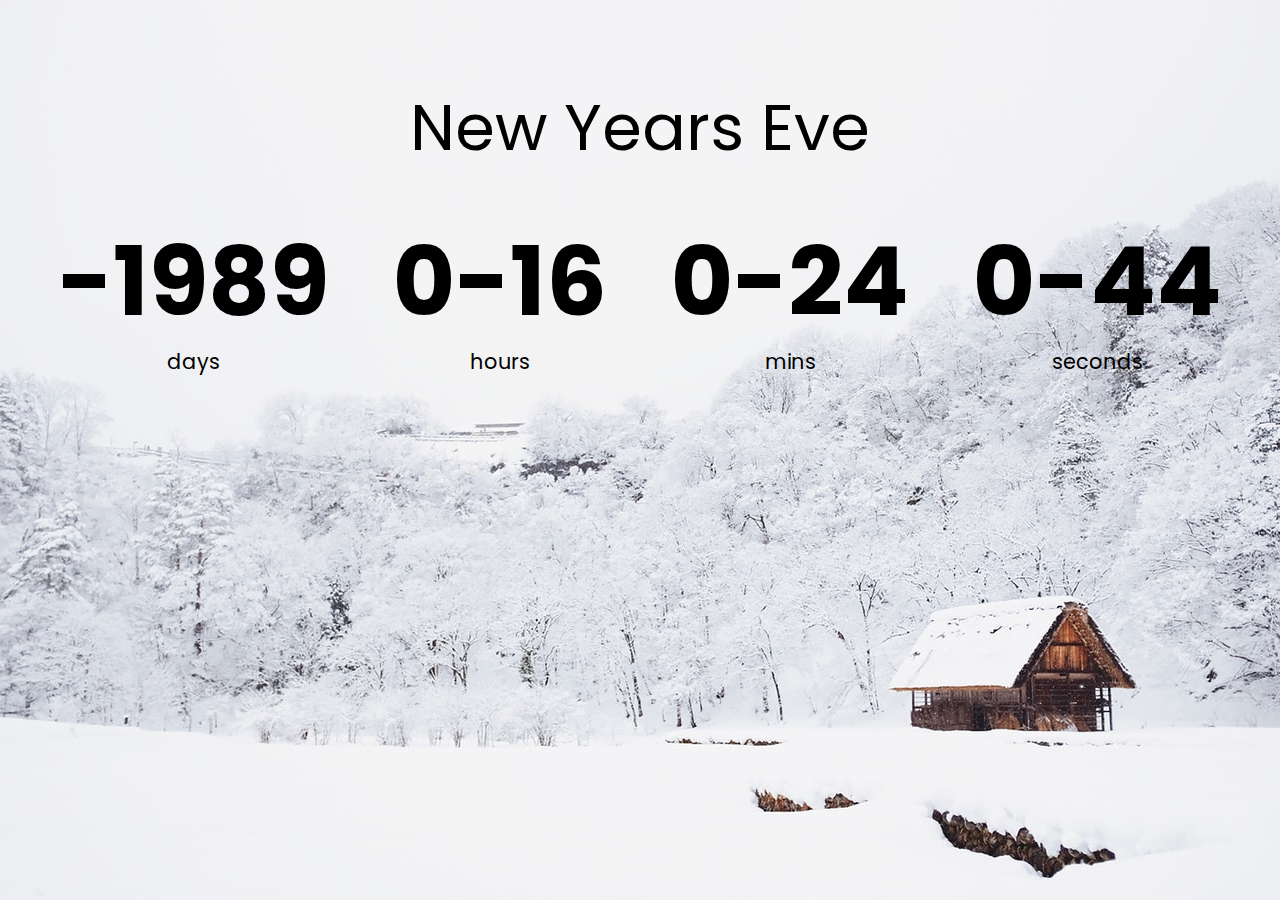
<file: countdown-timer/index.html>
<!DOCTYPE html>
<html lang="en">
    <head>
        <meta charset="UTF-8">
        <meta name="viewport" content="width=device-width, initial-scale =1.0">
        <title>Countdown Timer</title>
        <link rel="stylesheet" href="style.css">
        <script src="script.js" defer></script>
    </head> 

    <body>
        <h1>New Years Eve</h1>
        <div class="countdown-container">
            <div class="countdown-el days-c">
                <p class="big-text" id="days">0</p>
                <span>days</span>
            </div>
            <div class="countdown-el hours-c">
                <p class="big-text" id="hours">0</p>
                <span>hours</span>
            </div>
            <div class="countdown-el mins-c">
                <p class="big-text" id="mins">0</p>
                <span>mins</span>
            </div>
            <div class="countdown-el seconds-c">
                <p class="big-text" id="seconds">0</p>
                <span>seconds</span>
            </div>
        </div>
    </body>
</html>
</file>
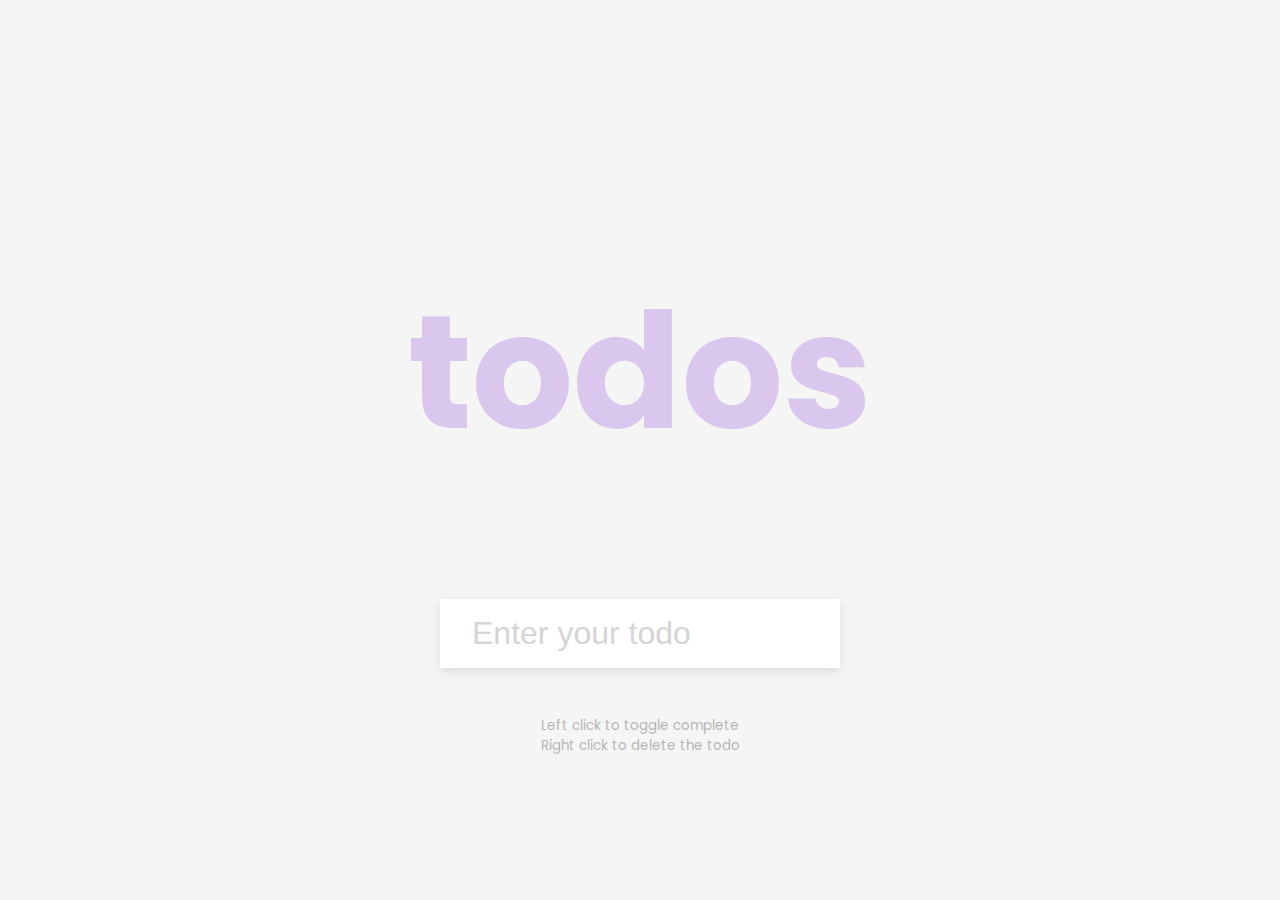
<file: todo-app/index.html>
<!DOCTYPE html>
<html lang="en-US">
    <head>
        <meta charset="UTF-8">
        <meta name="viewport" content="width=device-width, initial-scale =1.0">
        <title>ToDo App</title>
        <link rel="stylesheet" href="style.css">
        <script src="script.js" defer></script>
    </head> 

    <body>
        <h1>todos</h1>
        <form id="form">
            <input 
                type="text"
                id="input"
                class="input"
                placeholder="Enter your todo"
                autocomplete="off"
            >
            <ul class="todos" id="todos">
            </ul>
        </form>
        <small>
            Left click to toggle complete<br/>
            Right click to delete the todo
        </small>
    </body>
</html>
</file>
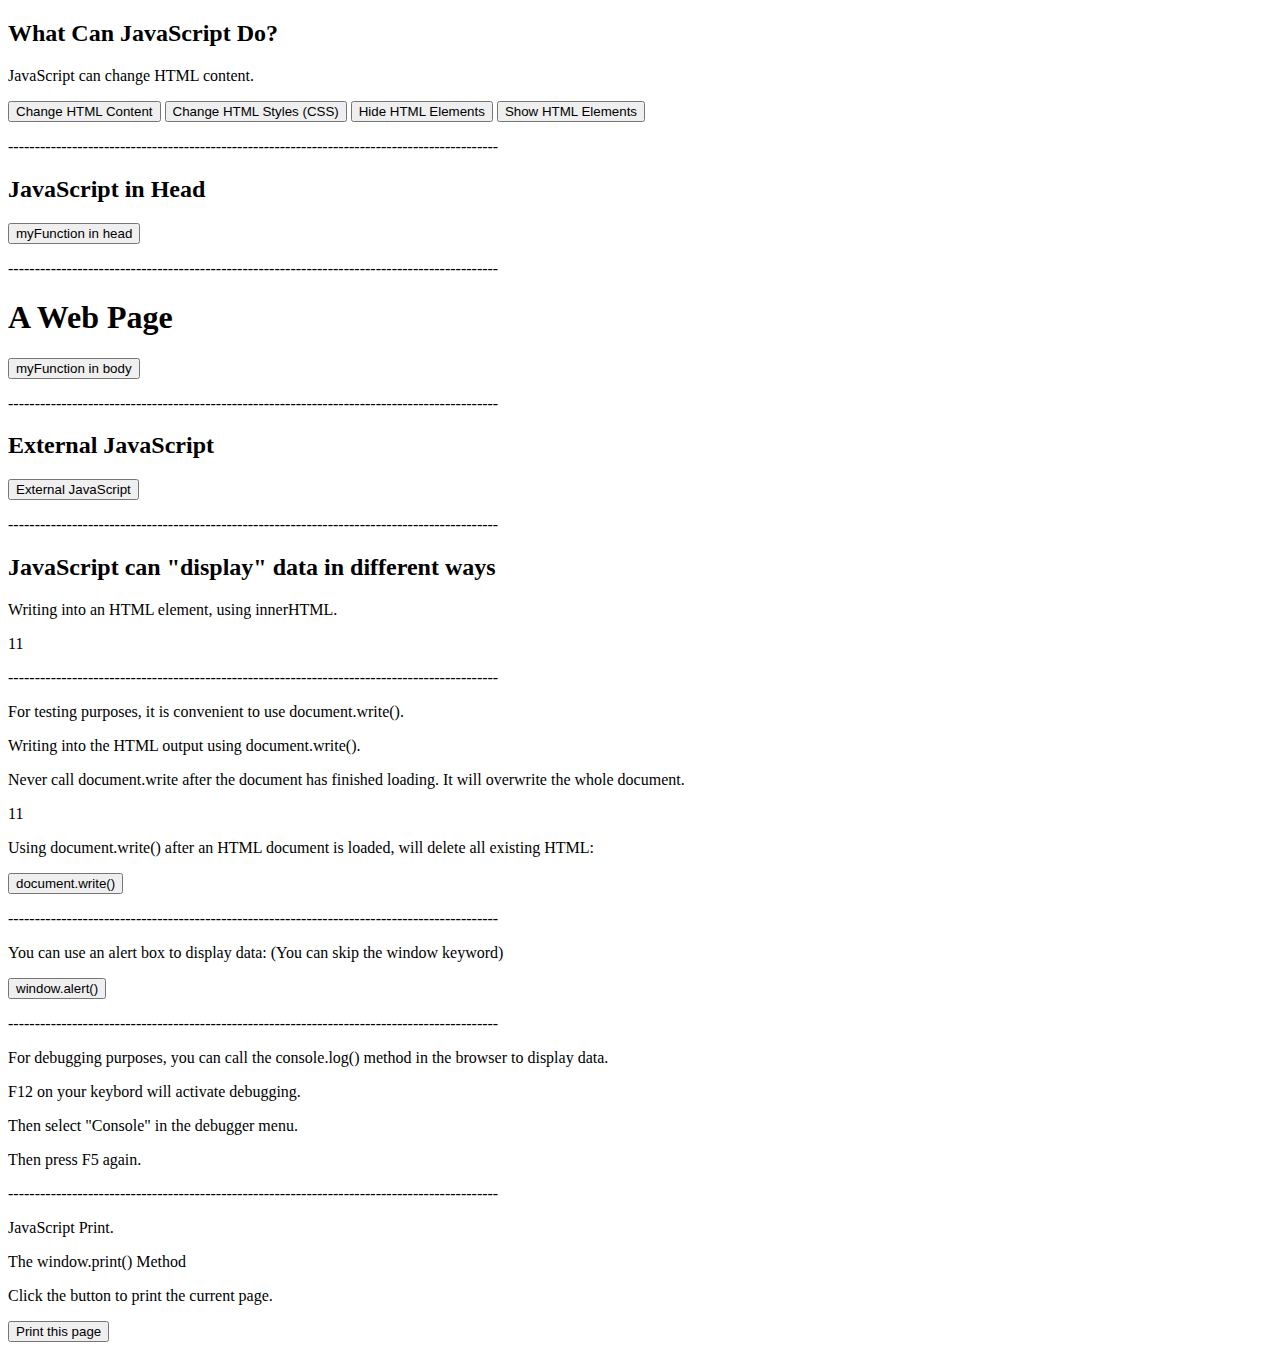
<file: JS-Basic-1.html>
<!DOCTYPE html>
<html>
    <head>
        <script>
            function myFunctionInHead() {
                document.getElementById("demo").innerHTML = "myFunction in head.";
            }
        </script>
    </head> 

    <body>
        <h2>What Can JavaScript Do?</h2>
        <p id="demo">JavaScript can change HTML content.</p>
        <button type="button" onclick="document.getElementById('demo').innerHTML = 'Hello JavaScript!'">Change HTML Content</button>
        <button type="button" onclick="document.getElementById('demo').style.fontSize='35px'">Change HTML Styles (CSS)</button>
        <button type="button" onclick="document.getElementById('demo').style.display='none'">Hide HTML Elements</button>
        <button type="button" onclick="document.getElementById('demo').style.display='block'">Show HTML Elements</button>
        <!-- <button onclick="document.getElementById('myImage').src='pic_bulbon.gif'">Change HTML Attribute Values</button>
        <img id="myImage" src="pic_bulboff.gif" style="width:100px"> -->
        <p>--------------------------------------------------------------------------------------------</p>
        <h2>JavaScript in Head</h2>
        <button type="button" onclick="myFunctionInHead()">myFunction in head</button>
        <p>--------------------------------------------------------------------------------------------</p>
        <h1>A Web Page</h1>
        <button type="button" onclick="myFunctionInBody()">myFunction in body</button>
        <script>
            function myFunctionInBody() {
                document.getElementById("demo").innerHTML = "myFunction in body.";
            }
        </script>
        <!-- Placing scripts at the bottom of the <body> element improves the display speed, because script interpretation slows down the display. -->
        <p>--------------------------------------------------------------------------------------------</p>
        <h2>External JavaScript</h2>
        <button type="button" onclick="myFunction()">External JavaScript</button>
        <script src="myScript.js"></script>
        <!-- External scripts cannot contain <script> tags. -->
        <!-- External scripts can be referenced with a full URL or with a path relative to the current web page. -->
        <p>--------------------------------------------------------------------------------------------</p>
        <!-- JavaScript can "display" data in different ways:
            - Writing into an HTML element, using innerHTML.
            - Writing into the HTML output using document.write().
            - Writing into an alert box, using window.alert().
            - Writing into the browser console, using console.log(). -->
        <h2>JavaScript can "display" data in different ways</h2>
        <p>Writing into an HTML element, using innerHTML.</p>
        <p id="demo1"></p>
        <script>
            document.getElementById("demo1").innerHTML = 5 + 6;
        </script>
        <p>--------------------------------------------------------------------------------------------</p>
        <p>For testing purposes, it is convenient to use document.write().</p>
        <p>Writing into the HTML output using document.write().</p>
        <p>Never call document.write after the document has finished loading. It will overwrite the whole document.</p>
        <script>
            document.write(5 + 6);
        </script>
        <p>Using document.write() after an HTML document is loaded, will delete all existing HTML:</p>
        <button type="button" onclick="document.write(5 + 6)">document.write()</button>
        <p>--------------------------------------------------------------------------------------------</p>
        <p>You can use an alert box to display data: (You can skip the window keyword)</p>
        <button type="button" onclick="window.alert(5 + 6)">window.alert()</button>
        <p>--------------------------------------------------------------------------------------------</p>
        <p>For debugging purposes, you can call the console.log() method in the browser to display data.</p>
        <p>F12 on your keybord will activate debugging.</p>
        <p>Then select "Console" in the debugger menu.</p>
        <p>Then press F5 again.</p>
        <script>
            console.log(5 + 6);
        </script>
        <p>--------------------------------------------------------------------------------------------</p>
        <p>JavaScript Print.</p>
        <p>The window.print() Method</p>
        <p>Click the button to print the current page.</p>
        <button onclick="window.print()">Print this page</button>
    </body>
</html>
</file>
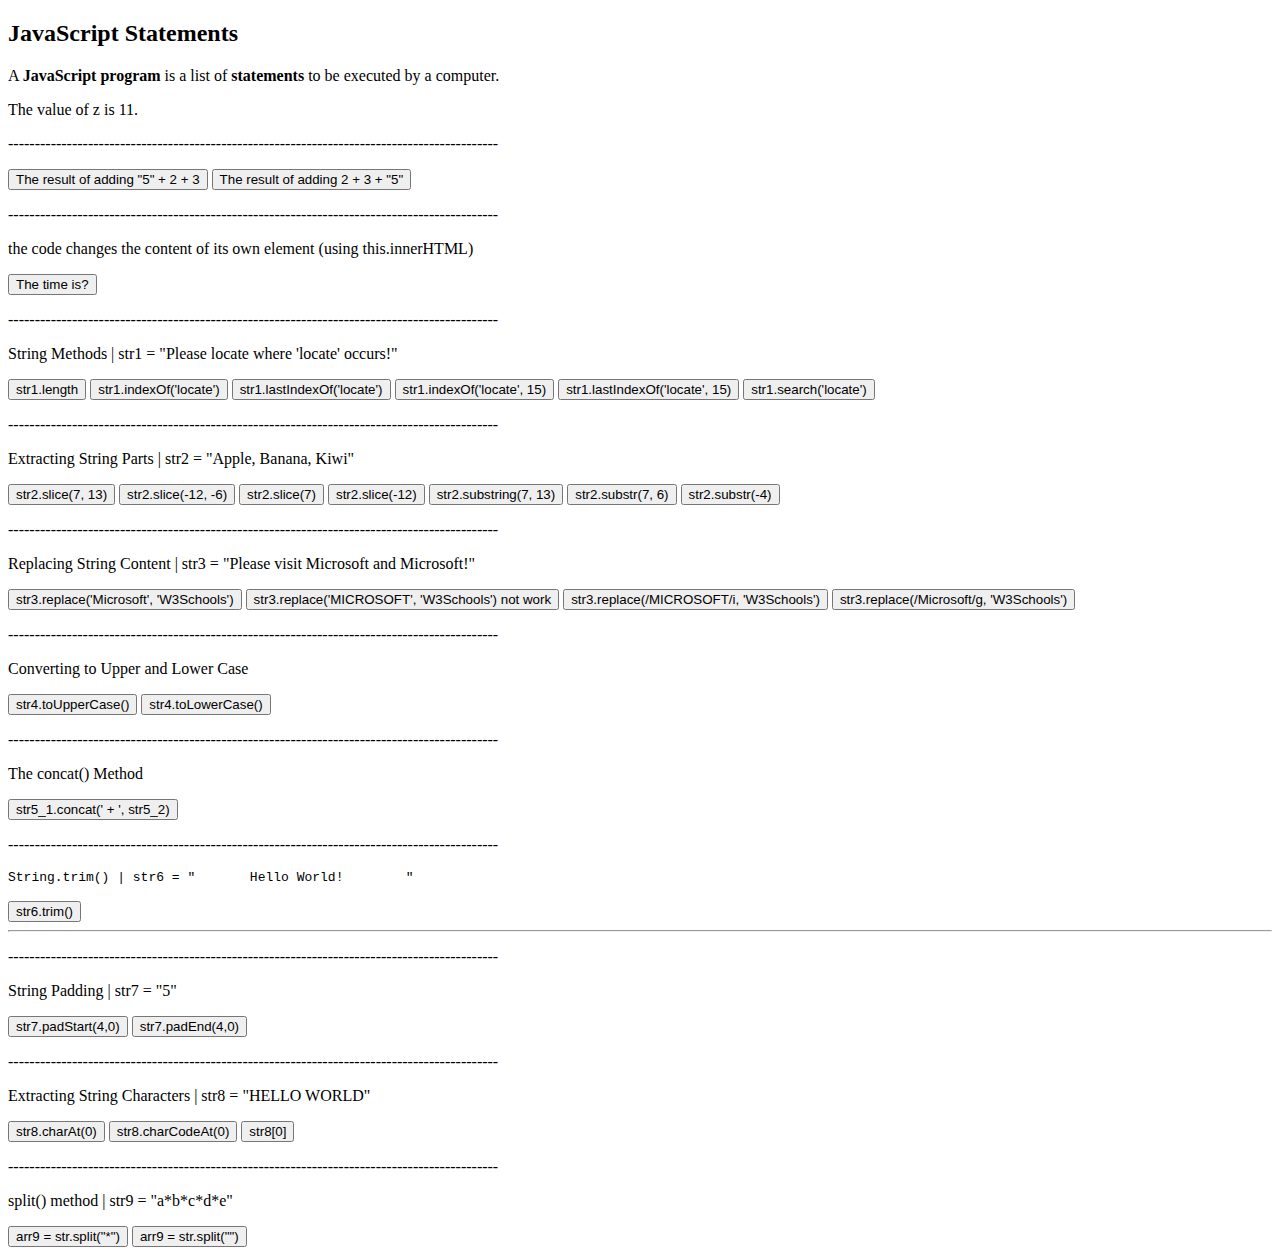
<file: JS-Basic-2.html>
<!DOCTYPE html>
<html>
    <body>
        <h2>JavaScript Statements</h2>
        <p>A <b>JavaScript program</b> is a list of <b>statements</b> to be executed by a computer.</p>
        <p id="demo"></p>
        <script>
            var x, y, z;  // Statement 1
            x = 5;        // Statement 2
            y = 6;        // Statement 3
            z = x + y;    // Statement 4
            document.getElementById("demo").innerHTML =
            "The value of z is " + z + ".";
        </script>
        <p>--------------------------------------------------------------------------------------------</p>
        <button type="button" onclick="document.getElementById('demo').innerHTML = '5' + 2 + 3">The result of adding "5" + 2 + 3</button>
        <button type="button" onclick="document.getElementById('demo').innerHTML = 2 + 3 + '5'">The result of adding 2 + 3 + "5"</button>
        <p>--------------------------------------------------------------------------------------------</p>
        <p>the code changes the content of its own element (using this.innerHTML)</p>
        <button onclick="this.innerHTML=Date()">The time is?</button>
        <p>--------------------------------------------------------------------------------------------</p>
        <p>String Methods | str1 = "Please locate where 'locate' occurs!"</p>
        <p id="demo1"></p>
        <script>
            var str1 = "Please locate where 'locate' occurs!";
        </script>
        <button type="button" onclick="document.getElementById('demo1').innerHTML = 'length = ' + str1.length">str1.length</button>
        <button type="button" onclick="document.getElementById('demo1').innerHTML = 'position = ' + str1.indexOf('locate')">str1.indexOf('locate')</button>
        <button type="button" onclick="document.getElementById('demo1').innerHTML = 'position = ' + str1.lastIndexOf('locate')">str1.lastIndexOf('locate')</button>
        <!-- Both indexOf(), and lastIndexOf() return -1 if the text is not found. -->
        <!-- Both methods accept a second parameter as the starting position for the search: -->
        <button type="button" onclick="document.getElementById('demo1').innerHTML = 'position = ' + str1.indexOf('locate', 15)">str1.indexOf('locate', 15)</button>
        <!-- The lastIndexOf() methods searches backwards (from the end to the beginning), meaning: if the second parameter is 15, the search starts at position 15, and searches to the beginning of the string. -->
        <button type="button" onclick="document.getElementById('demo1').innerHTML = 'position = ' + str1.lastIndexOf('locate', 15)">str1.lastIndexOf('locate', 15)</button>
        <!-- The search() method returns the position of the first occurrence of a specified text in a string -->
        <button type="button" onclick="document.getElementById('demo1').innerHTML = 'position = ' + str1.search('locate')">str1.search('locate')</button>
        <p>--------------------------------------------------------------------------------------------</p>
        <p>Extracting String Parts | str2 = "Apple, Banana, Kiwi"</p>
        <!-- There are 3 methods for extracting a part of a string:
            - slice(start, end)
            - substring(start, end)
            - substr(start, length) -->
        <p id="demo2"></p>
        <script>
            var str2 = "Apple, Banana, Kiwi";
        </script>
        <button type="button" onclick="document.getElementById('demo2').innerHTML = 'string = ' + str2.slice(7, 13)">str2.slice(7, 13)</button>
        <button type="button" onclick="document.getElementById('demo2').innerHTML = 'string = ' + str2.slice(-12, -6)">str2.slice(-12, -6)</button>
        <button type="button" onclick="document.getElementById('demo2').innerHTML = 'string = ' + str2.slice(7)">str2.slice(7)</button>
        <button type="button" onclick="document.getElementById('demo2').innerHTML = 'string = ' + str2.slice(-12)">str2.slice(-12)</button>
        <!-- substring() is similar to slice(). The difference is that substring() cannot accept negative indexes. -->
        <button type="button" onclick="document.getElementById('demo2').innerHTML = 'string = ' + str2.substring(7, 13)">str2.substring(7, 13)</button>
        <!-- substr() is similar to slice(). The difference is that the second parameter specifies the length of the extracted part. -->
        <button type="button" onclick="document.getElementById('demo2').innerHTML = 'string = ' + str2.substr(7, 6)">str2.substr(7, 6)</button>
        <button type="button" onclick="document.getElementById('demo2').innerHTML = 'string = ' + str2.substr(-4)">str2.substr(-4)</button>
        <p>--------------------------------------------------------------------------------------------</p>
        <p id="demo3">Replacing String Content | str3 = "Please visit Microsoft and Microsoft!"</p>
        <script>
            var str3 = document.getElementById("demo3").innerHTML; 
        </script>
        <!-- The replace() method does not change the string it is called on. It returns a new string. -->
        <!-- By default, the replace() method replaces only the first match -->
        <button type="button" onclick="document.getElementById('demo3').innerHTML = str3.replace('Microsoft', 'W3Schools')">str3.replace('Microsoft', 'W3Schools')</button>
        <!-- By default, the replace() method is case sensitive. Writing MICROSOFT (with upper-case) will not work -->
        <button type="button" onclick="document.getElementById('demo3').innerHTML = str3.replace('MICROSOFT', 'W3Schools')">str3.replace('MICROSOFT', 'W3Schools') not work</button>
        <!-- To replace case insensitive, use a regular expression with an /i flag (insensitive) -->
        <button type="button" onclick="document.getElementById('demo3').innerHTML = str3.replace(/MICROSOFT/i, 'W3Schools')">str3.replace(/MICROSOFT/i, 'W3Schools')</button>
        <!-- To replace all matches, use a regular expression with a /g flag (global match) -->
        <button type="button" onclick="document.getElementById('demo3').innerHTML = str3.replace(/Microsoft/g, 'W3Schools')">str3.replace(/Microsoft/g, 'W3Schools')</button>
        <p>--------------------------------------------------------------------------------------------</p>
        <p id="demo4">Converting to Upper and Lower Case</p>
        <script>
            var str4 = document.getElementById("demo4").innerHTML; 
        </script>
        <button type="button" onclick="document.getElementById('demo4').innerHTML = str4.toUpperCase()">str4.toUpperCase()</button>
        <button type="button" onclick="document.getElementById('demo4').innerHTML = str4.toLowerCase()">str4.toLowerCase()</button>
        <p>--------------------------------------------------------------------------------------------</p>
        <p id="demo5">The concat() Method</p>
        <script>
            var str5_1 = document.getElementById("demo5").innerHTML;
            var str5_2 = document.getElementById("demo4").innerHTML;
        </script>
        <button type="button" onclick="document.getElementById('demo5').innerHTML = str5_1.concat(' + ', str5_2)">str5_1.concat(' + ', str5_2)</button>
        <p>--------------------------------------------------------------------------------------------</p>
        <!-- The trim() method removes whitespace from both sides of a string -->
        <pre>String.trim() | str6 = "       Hello World!        "</pre>
        <p id="demo6"></p>
        <script>
            var str6 = "       Hello World!        ";
        </script>
        <button type="button" onclick="document.getElementById('demo6').innerHTML = str6.trim()">str6.trim()</button>
        <hr>
        <p>--------------------------------------------------------------------------------------------</p>
        <p>String Padding | str7 = "5"</p>
        <p id="demo7"></p>
        <script>
            var str7 = "5";
        </script>
        <button type="button" onclick="document.getElementById('demo7').innerHTML = str7.padStart(4,0)">str7.padStart(4,0)</button>
        <button type="button" onclick="document.getElementById('demo7').innerHTML = str7.padEnd(4,0)">str7.padEnd(4,0)</button>
        <p>--------------------------------------------------------------------------------------------</p>
        <p>Extracting String Characters | str8 = "HELLO WORLD"</p>
        <!-- There are 3 methods for extracting string characters:
            - charAt(position)
            - charCodeAt(position)
            - Property access [ ] -->
        <p id="demo8"></p>
        <script>
            var str8 = "HELLO WORLD";
        </script>
        <button type="button" onclick="document.getElementById('demo8').innerHTML = 'string = ' + str8.charAt(0)">str8.charAt(0)</button>
        <button type="button" onclick="document.getElementById('demo8').innerHTML = 'UTF-16 code = ' + str8.charCodeAt(0)">str8.charCodeAt(0)</button>
        <button type="button" onclick="document.getElementById('demo8').innerHTML = 'string = ' + str8[0]">str8[0]</button>
        <p>--------------------------------------------------------------------------------------------</p>
        <p>split() method | str9 = "a*b*c*d*e"</p>
        <p id="demo9"></p>
        <script>
            var str9 = "a*b*c*d*e";
            var arr9_1 = str9.split("*");
            var arr9_2 = str9.split("");
            function convert_to_array(arr) {
                var i;
                var text = "arr9 = [\'";
                for (i = 0; i < arr.length; i++) {
                    if (i == arr.length - 1) {
                        text += arr[i] + "\']";
                        break;
                    }
                    text += arr[i] + "\', \'";
                    // "<br>" = enter xuong hang
                }
                return text;
            }
        </script>
        <button type="button" onclick="document.getElementById('demo9').innerHTML = convert_to_array(arr9_1)">arr9 = str.split("*")</button>
        <button type="button" onclick="document.getElementById('demo9').innerHTML = convert_to_array(arr9_2)">arr9 = str.split("")</button>
    </body>
</html>
</file>
<file: countdown-timer/style.css>
@import url('https://fonts.googleapis.com/css2?family=Poppins:wght@200;400;600&display=swap');

* {
    box-sizing: border-box;
}

body {
    background-image: url("./snow.jpg");
    background-size: cover;
    background-position: center center;
    display: flex;
    flex-direction: column;
    align-items: center;
    min-height: 100vh;
    font-family: "Poppins", sans-serif;
    margin: 0;
}

h1 {
    font-weight: normal;
    font-size: 4rem;
    margin-top: 5rem;
}

.countdown-container {
    display: flex;
    flex-wrap: wrap;
    justify-content: center;
}

.big-text {
    font-weight: bold;
    font-size: 6rem;
    line-height: 1;
    margin: 1rem 2rem;
}

.countdown-el {
    text-align: center;
}

.countdown-el span {
    font-size: 1.3rem;
}
</file>
<file: todo-app/style.css>
@import url('https://fonts.googleapis.com/css2?family=Poppins:wght@200;400;600&display=swap');

* {
    box-sizing: border-box;
}

body {
    background-color: #f5f5f5;
    color: #444;
    font-family: "Poppins", sans-serif;
    margin: 0;
    display: flex;
    align-items: center;
    justify-content: center;
    flex-direction: column;
    min-height: 100vh;
}

h1 {
    color: rgb(179, 131, 226);
    font-size: 10rem;
    text-align: center;
    opacity: 0.4;
}

form {
    box-shadow: 0 4px 10px rgba(0, 0, 0, 0.1);
    max-width: 100%;
    width: 400px;
}

.input {
    border: none;
    color: #444;
    font-size: 2rem;
    padding: 1rem 2rem;
    display: block;
    width: 100%;
}

.input::placeholder {
    color: #d5d5d5;
}

.todos {
    background-color: #fff;
    padding: 0;
    margin: 0;
    list-style-type: none;
}

.todos li {
    border-top: 1px solid #e5e5e5;
    cursor: pointer;
    font-size: 1.5rem;
    padding: 1rem 2rem;
}

.todos li.completed {
    text-decoration: line-through;
    color: #b6b6b6;
}

small {
    margin-top: 3rem;
    color: #b5b5b5;
    text-align: center;
}
</file>
